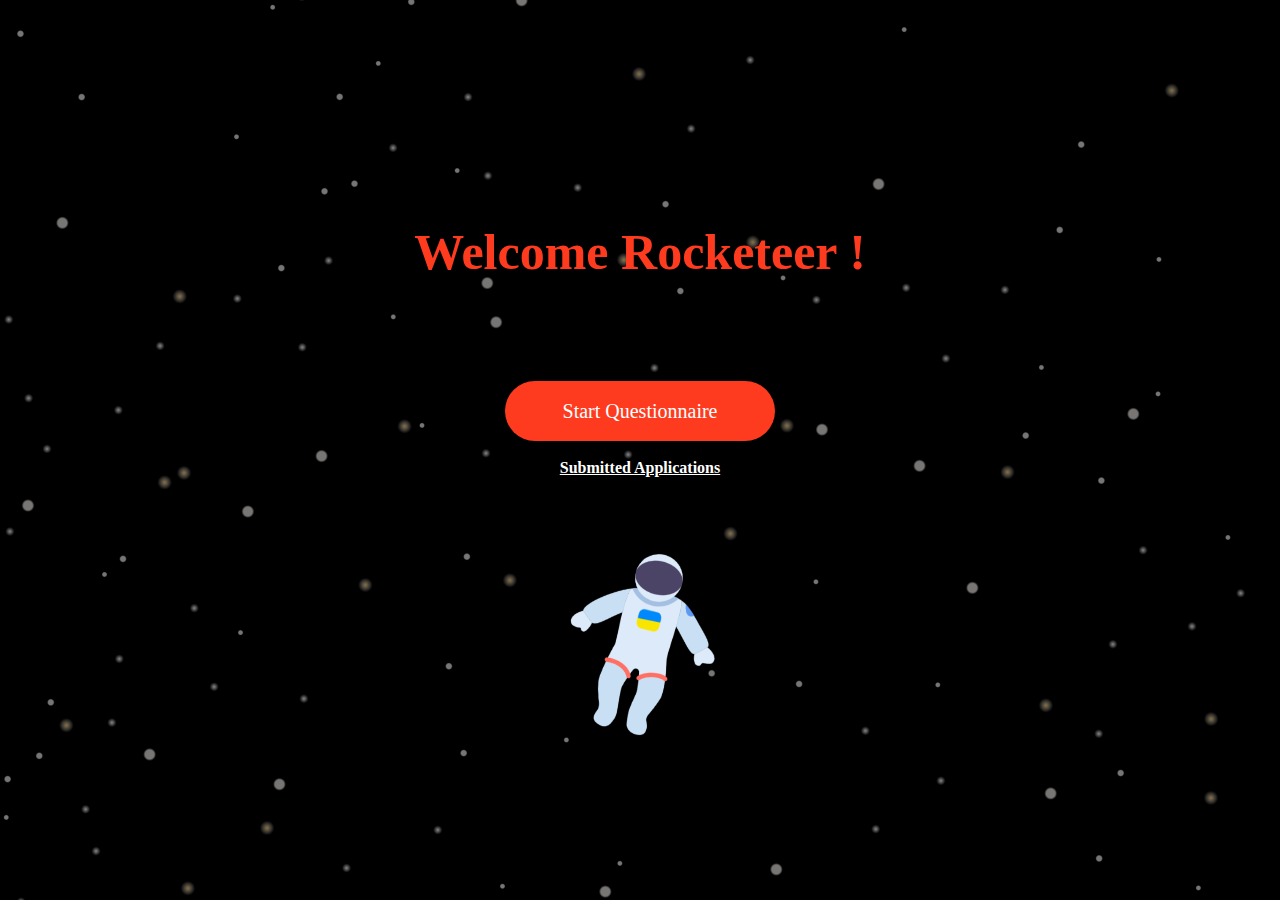
<file: index.html>
<!DOCTYPE html>
<html lang="en">
<head>
  <meta charset="UTF-8">
  <meta http-equiv="X-UA-Compatible" content="IE=edge">
  <meta name="viewport" content="width=device-width, initial-scale=1.0">
  <link rel="stylesheet" href="page1.css" />

  <title>Document</title>
</head>
<body>  
  <main class="main">
   <h1>Welcome Rocketeer !</h1>
  <button onclick="location.href='page2.html';"  type="button">Start Questionnaire</button>
  <br>
<h2>Submitted Applications</h2>
   <img src="./assets/rocketman.png" alt="rocketman pic" />

  </main>

</body>
</html>
</file>
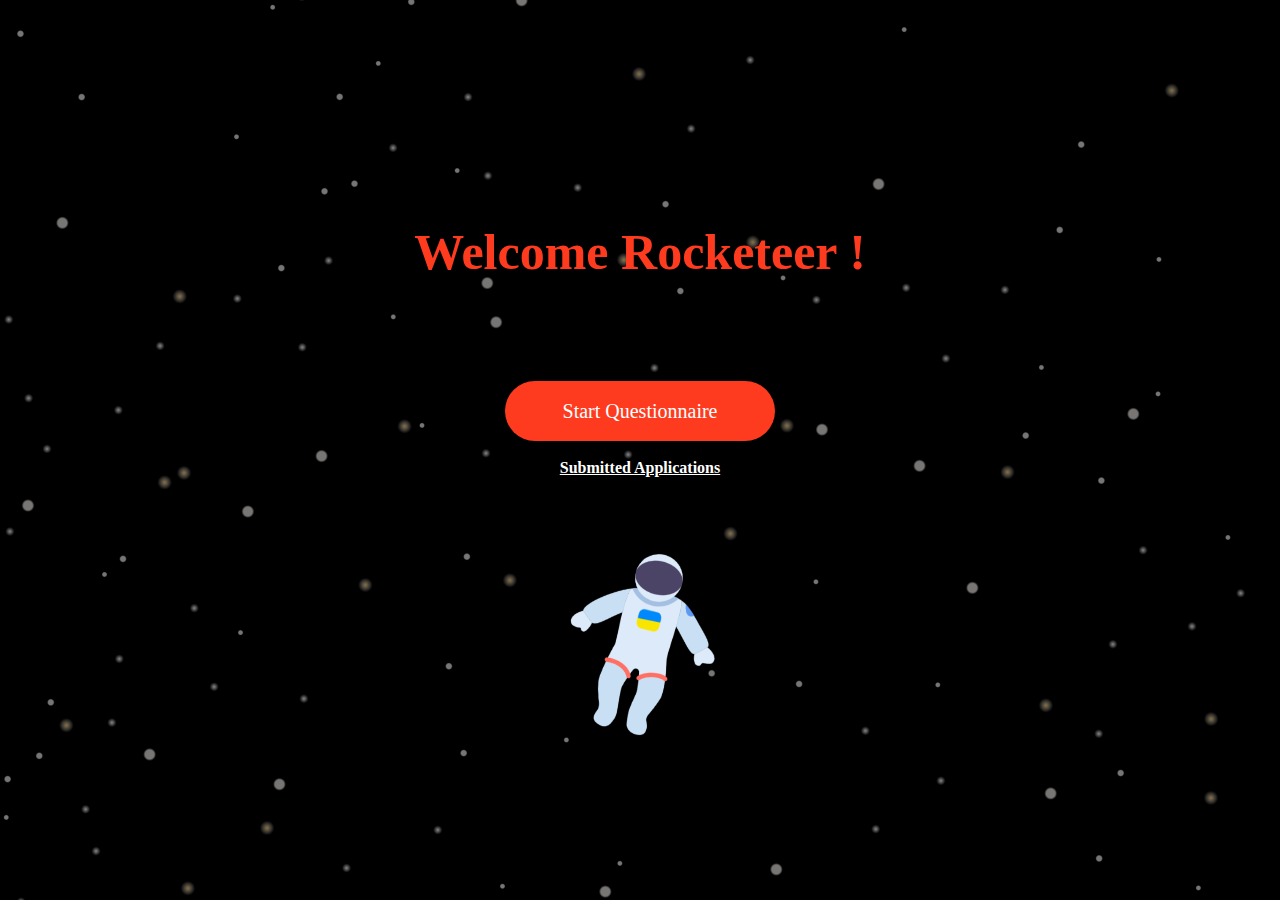
<file: page1.html>
<!DOCTYPE html>
<html lang="en">
<head>
  <meta charset="UTF-8">
  <meta http-equiv="X-UA-Compatible" content="IE=edge">
  <meta name="viewport" content="width=device-width, initial-scale=1.0">
  <link rel="stylesheet" href="page1.css" />

  <title>Document</title>
</head>
<body>  
  <main class="main">
   <h1>Welcome Rocketeer !</h1>
  <button onclick="location.href='page2.html';"  type="button">Start Questionnaire</button>
  <br>
<h2>Submitted Applications</h2>
   <img src="./assets/rocketman.png" alt="rocketman pic" />

  </main>

</body>
</html>
</file>
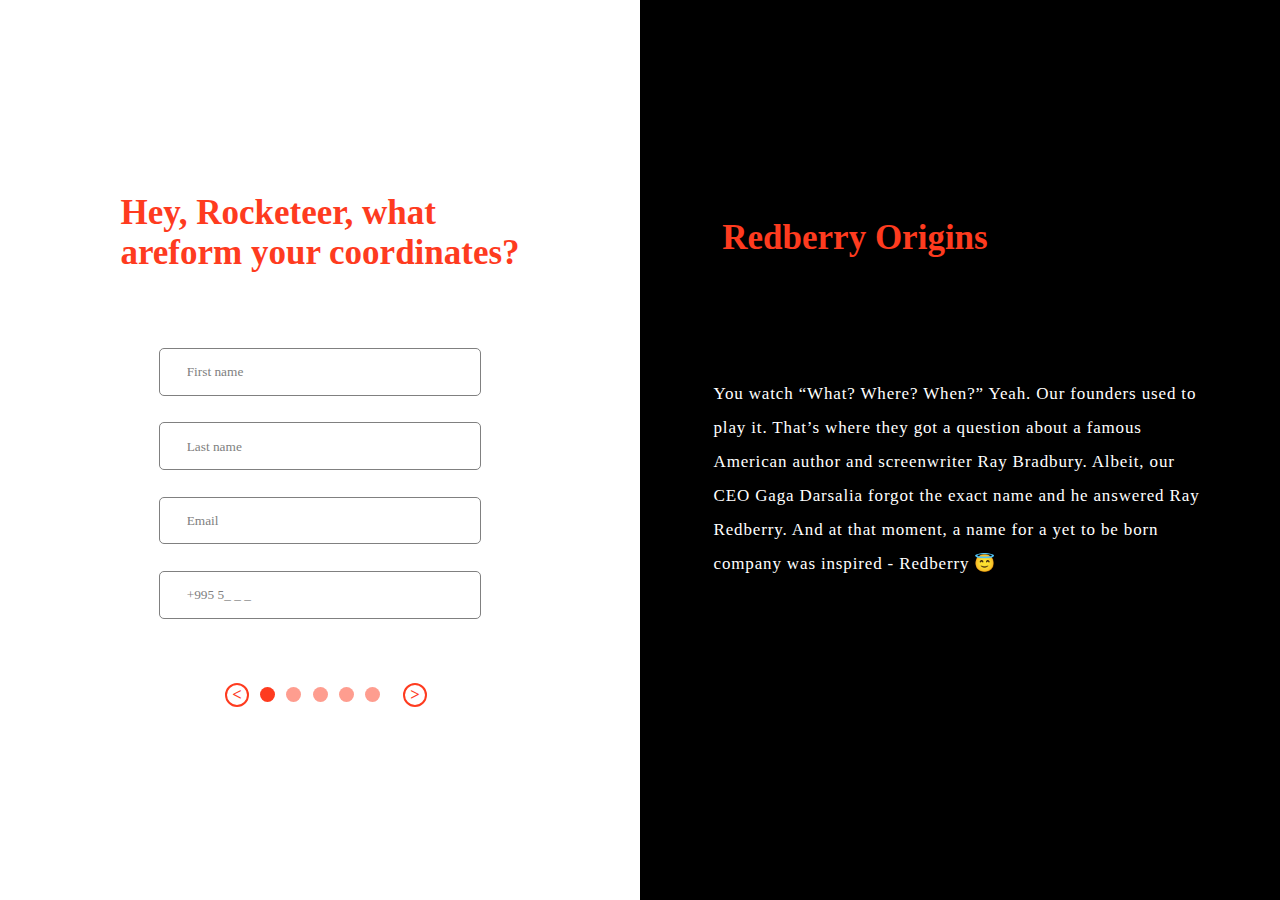
<file: page2.html>
<!DOCTYPE html>
<html lang="en">
  <head>
    <meta charset="UTF-8" />
    <meta http-equiv="X-UA-Compatible" content="IE=edge" />
    <meta name="viewport" content="width=device-width, initial-scale=1.0" />
    <link rel="stylesheet" href="page2.css" />
    <title>Document</title>
  </head>
  <body>
    <main class="main">
      <div class="col-1">
        <h1 class="col-1-h1">
          Hey, Rocketeer, what <br />
          areform your coordinates?
        </h1>

        <form class="form">
          <input
            class="form-input"
            type="text"
            name="text"
            id="text1"
            placeholder="First name"
            required
          />
          <input
            class="form-input"
            type="text"
            name="text"
            id="text2"
            placeholder="Last name"
            required
          />
          <input
            class="form-input"
            type="email"
            name="email"
            id="email"
            placeholder="Email"
            required
          />
          <input
            class="form-input"
            type="tel"
            name="tel"
            id="tel"
            placeholder="+995 5_ _ _"
            required
          />
        </form>

        <div class="dots_container">
          <div onclick="location.href='index.html';" class="dot-arrow">
            <small><</small>
          </div>
          <div class="dot active"></div>
          <div onclick="location.href='page3.html';"   class="dot "></div>
          <div onclick="location.href='page4.html';"   class="dot"></div>
          <div onclick="location.href='page5.html';"   class="dot"></div>
          <div onclick="location.href='page6.html';"   class="dot"></div>
          <div  onclick="location.href='page3.html';" class="dot-arrow">
            <small>></small>
          </div>
        </div>
      </div>

      <div class="col-2">
        <h2 class="col-2-h2">Redberry Origins</h2>
      <p class="col-2-p1">You watch “What? Where? When?” Yeah. Our founders used to play it. That’s where they got a question about a famous American author and screenwriter Ray Bradbury. Albeit, our CEO Gaga Darsalia forgot the exact name and he answered Ray Redberry. And at that moment, a name for a yet to be born company was inspired - Redberry 😇</p>
      
      </div>


    </main>

  </body>
  <script src="main.js"></script>

</html>
</file>
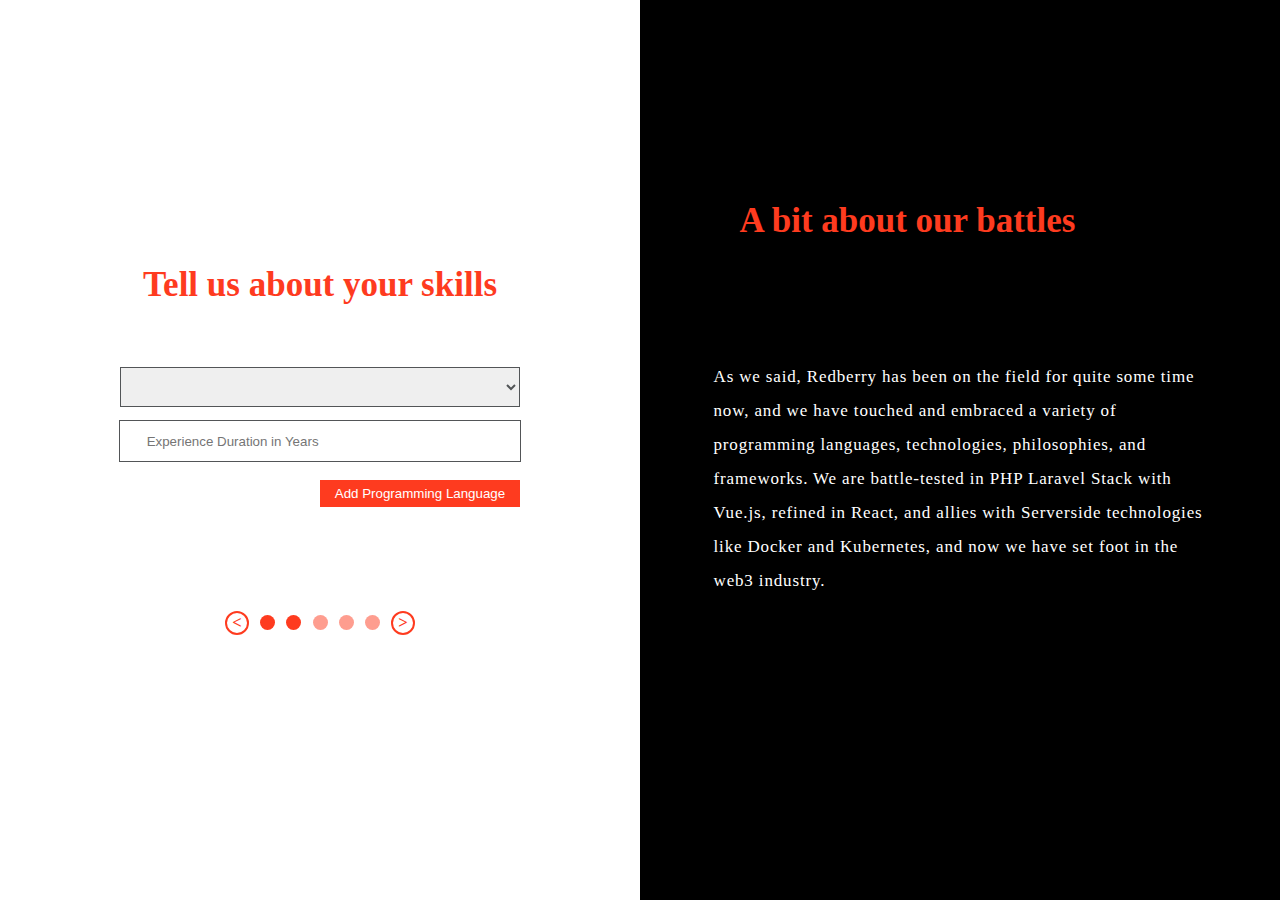
<file: page3.html>
<!DOCTYPE html>
<html lang="en">
  <head>
    <meta charset="UTF-8" />
    <meta http-equiv="X-UA-Compatible" content="IE=edge" />
    <meta name="viewport" content="width=device-width, initial-scale=1.0" />
    <link rel="stylesheet" href="page3.css" />
    <title>Document</title>
  </head>
  <body>
    <main class="main">
      <div class="col-1">
        <h1 class="col-1-h1">Tell us about your skills</h1>

        <form class="form" id="form">
          <select id="select"></select>
          <input
            class="experienceDuration"
            type="text"
            placeholder="Experience Duration in Years"
            required
            id="experienceDuration"
          />
          <br />

          <input
            class="submit"
            type="submit"
            value="Add Programming Language"
          />
        </form>

        <div id="newTextarea" >
        </div>

        <div class="dots_container">
          <div onclick="location.href='page2.html';" class="dot-arrow">
            <small><</small>
          </div>
          <div onclick="location.href='page2.html';"  class="dot active"></div>
          <div  class="dot active"></div>
          <div onclick="location.href='page4.html';" class="dot"></div>
          <div onclick="location.href='page5.html';" class="dot"></div>
          <div onclick="location.href='page6.html';" class="dot"></div>
          <div onclick="location.href='page4.html';" class="dot-arrow">
            <small>></small>
          </div>
        </div>
      </div>

      <div class="col-2">
        <h2 class="col-2-h2">A bit about our battles</h2>
        <p class="col-2-p1">
          As we said, Redberry has been on the field for quite some time now,
          and we have touched and embraced a variety of programming languages,
          technologies, philosophies, and frameworks. We are battle-tested in
          PHP Laravel Stack with Vue.js, refined in React, and allies with
          Serverside technologies like Docker and Kubernetes, and now we have
          set foot in the web3 industry.
        </p>
      </div>
    </main>

    <script src="page3-1.js"></script>
  </body>
</html>
</file>
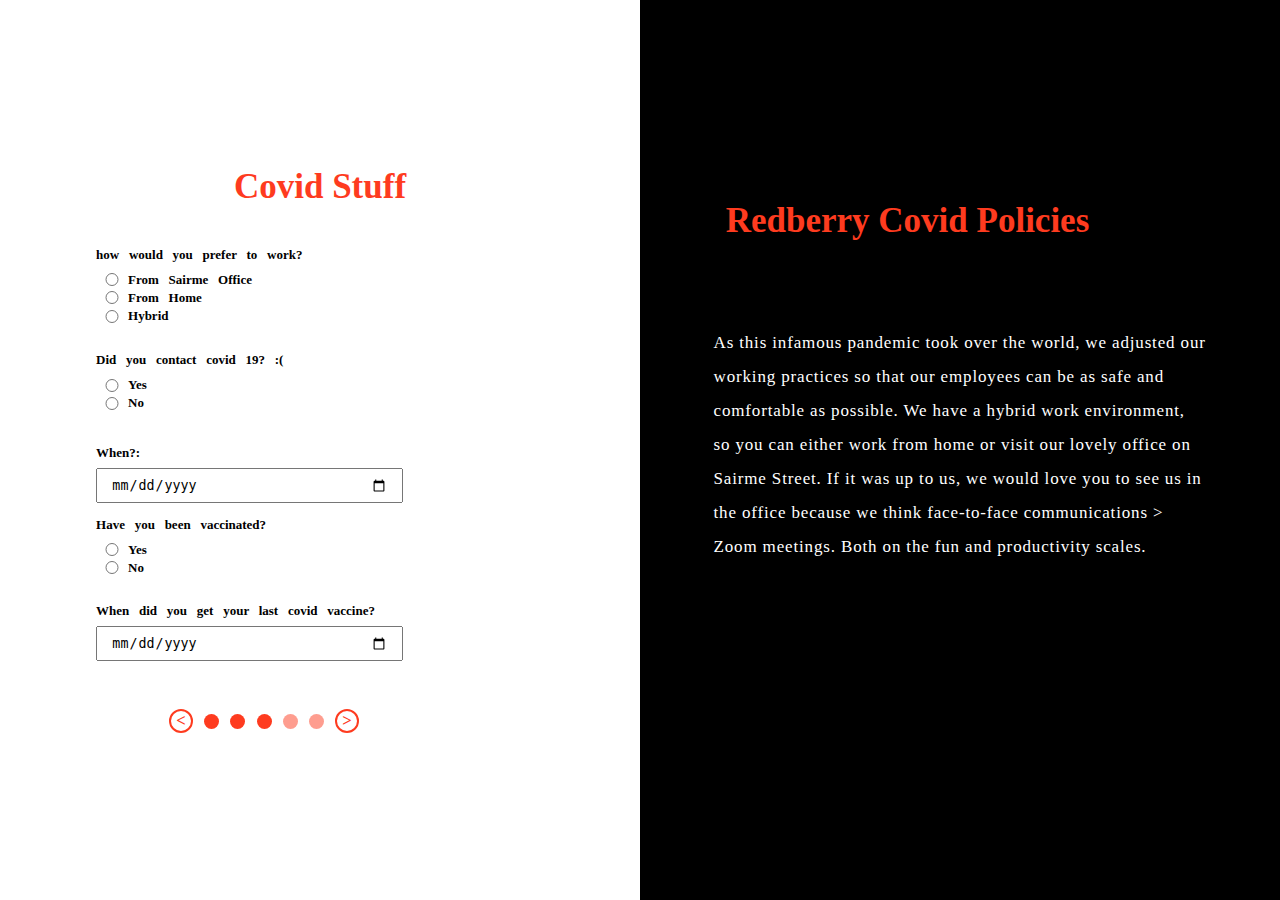
<file: page4.html>
<!DOCTYPE html>
<html lang="en">
  <head>
    <meta charset="UTF-8" />
    <meta http-equiv="X-UA-Compatible" content="IE=edge" />
    <meta name="viewport" content="width=device-width, initial-scale=1.0" />
    <link rel="stylesheet" href="page4.css" />
    <title>Document</title>
  </head>
  <body>
    <main class="main">
      <div class="col-1">
        <h1 class="col-1-h1">Covid Stuff</h1>

        <form class="form">
          <div>
            <p class="work">how would you prefer to work?</p>
            <input type="radio" id="office" name="prefer-work" />
            <label for="office">From Sairme Office</label>
            <input type="radio" id="home" name="prefer-work" />
            <label for="home">From Home</label>
            <input type="radio" id="Hybrid" name="prefer-work" />
            <label for="Hybrid">Hybrid</label>
          </div>

          <div>
            <p class="covid">Did you contact covid 19? :(</p>
            <input type="radio" name="prefer-work-how" id="yes" />
            <label for="yes">Yes</label>
            <input type="radio" name="prefer-work-how" id="no" />
            <label for="no">No</label><br />
          </div>

          <div>
            <label for="date">When?:</label>
            <input type="date" id="date" name="date" />
          </div>

          <div>
            <p class="vaccinated">Have you been vaccinated?</p>
            <input type="radio" name="prefer-work-how" id="yes" />
            <label for="yes">Yes</label>
            <input type="radio" name="prefer-work-how" id="no" />
            <label for="no">No</label><br />
          </div>

          <div>
            <label for="date">When did you get your last covid vaccine?</label>
            <input type="date" id="date" name="date" />
          </div>

        </form>

        <div class="dots_container">
          <div onclick="location.href='page3.html';" class="dot-arrow">
            <small><</small>
          </div>
          <div onclick="location.href='page2.html';" class="dot active"></div>
          <div onclick="location.href='page3.html';" class="dot active"></div>
          <div class="dot active"></div>
          <div onclick="location.href='page5.html';" class="dot"></div>
          <div onclick="location.href='page6.html';" class="dot"></div>
          <div onclick="location.href='page5.html';" class="dot-arrow">
            <small>></small>
          </div>
        </div>
      </div>

      <div class="col-2">
        <h2 class="col-2-h2">Redberry Covid Policies</h2>
        <p class="col-2-p1">
          As this infamous pandemic took over the world, we adjusted our working
          practices so that our employees can be as safe and comfortable as
          possible. We have a hybrid work environment, so you can either work
          from home or visit our lovely office on Sairme Street. If it was up to
          us, we would love you to see us in the office because we think
          face-to-face communications > Zoom meetings. Both on the fun and
          productivity scales.
        </p>
      </div>
    </main>
  </body>
</html>
</file>
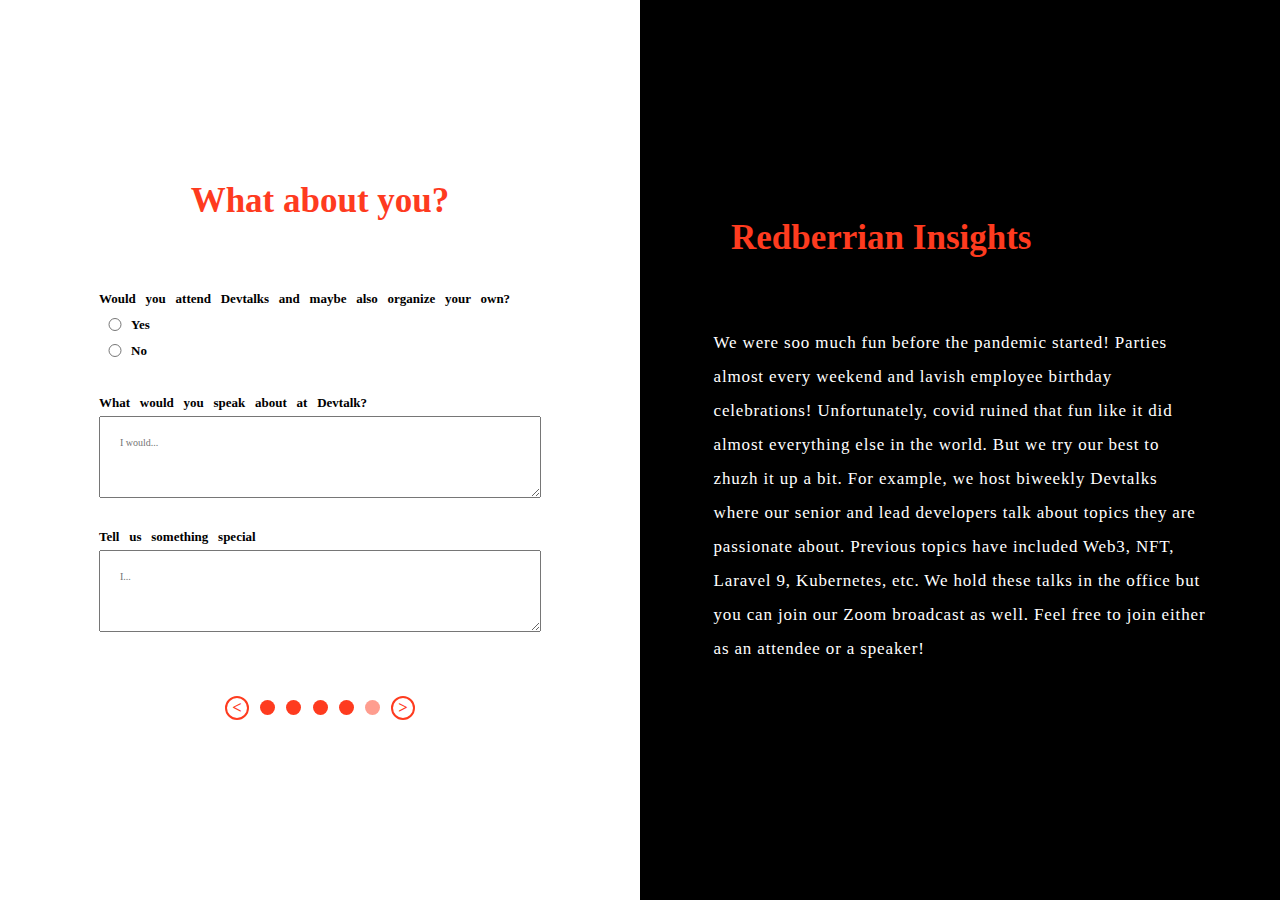
<file: page5.html>
<!DOCTYPE html>
<html lang="en">
  <head>
    <meta charset="UTF-8" />
    <meta http-equiv="X-UA-Compatible" content="IE=edge" />
    <meta name="viewport" content="width=device-width, initial-scale=1.0" />
    <link rel="stylesheet" href="page5.css" />
    <title>Document</title>
  </head>
  <body>
    <main class="main">
      <div class="col-1">
        <h1 class="col-1-h1">What about you?</h1>

        <form class="form">
          

          <div>
            <p class="organize">Would you attend Devtalks and maybe also organize your own?</p>
            <input type="radio" name="prefer-work-how" id="yes" />
            <label for="yes">Yes</label>
            <input type="radio" name="prefer-work-how" id="no" />
            <label for="no">No</label><br />
          </div>
            
         
            <label class="first" for="speak">What would you speak about at Devtalk?</label>
            <textarea id="speak" name="speak"  placeholder="I would..." required ></textarea>

            <label class="second" for="tell">Tell us something special</label>
            <textarea id="tell" name="tell"  placeholder="I..." required></textarea>
         

          
            
        </form>

        <div class="dots_container">
          <div onclick="location.href='page4.html';" class="dot-arrow">
            <small><</small>
          </div>
          <div onclick="location.href='page2.html';" class="dot active"></div>
          <div onclick="location.href='page3.html';" class="dot active"></div>
          <div onclick="location.href='page4.html';" class="dot active"></div>
          <div class="dot active"></div>
          <div onclick="location.href='page6.html';" class="dot"></div>
          <div onclick="location.href='page6.html';" class="dot-arrow">
            <small>></small>
          </div>
        </div>
      </div>

      <div class="col-2">
        <h2 class="col-2-h2">Redberrian Insights</h2>
        <p class="col-2-p1">
          We were soo much fun before the pandemic started! Parties almost every weekend and lavish employee birthday celebrations! Unfortunately, covid ruined that fun like it did almost everything else in the world. But we try our best to zhuzh it up a bit. For example, we host biweekly Devtalks where our senior and lead developers talk about topics they are passionate about. Previous topics have included Web3, NFT, Laravel 9, Kubernetes, etc. We hold these talks in the office but you can join our Zoom broadcast as well. Feel free to join either as an attendee or a speaker!
        </p>
      </div>
    </main>
  </body>
</html>
</file>
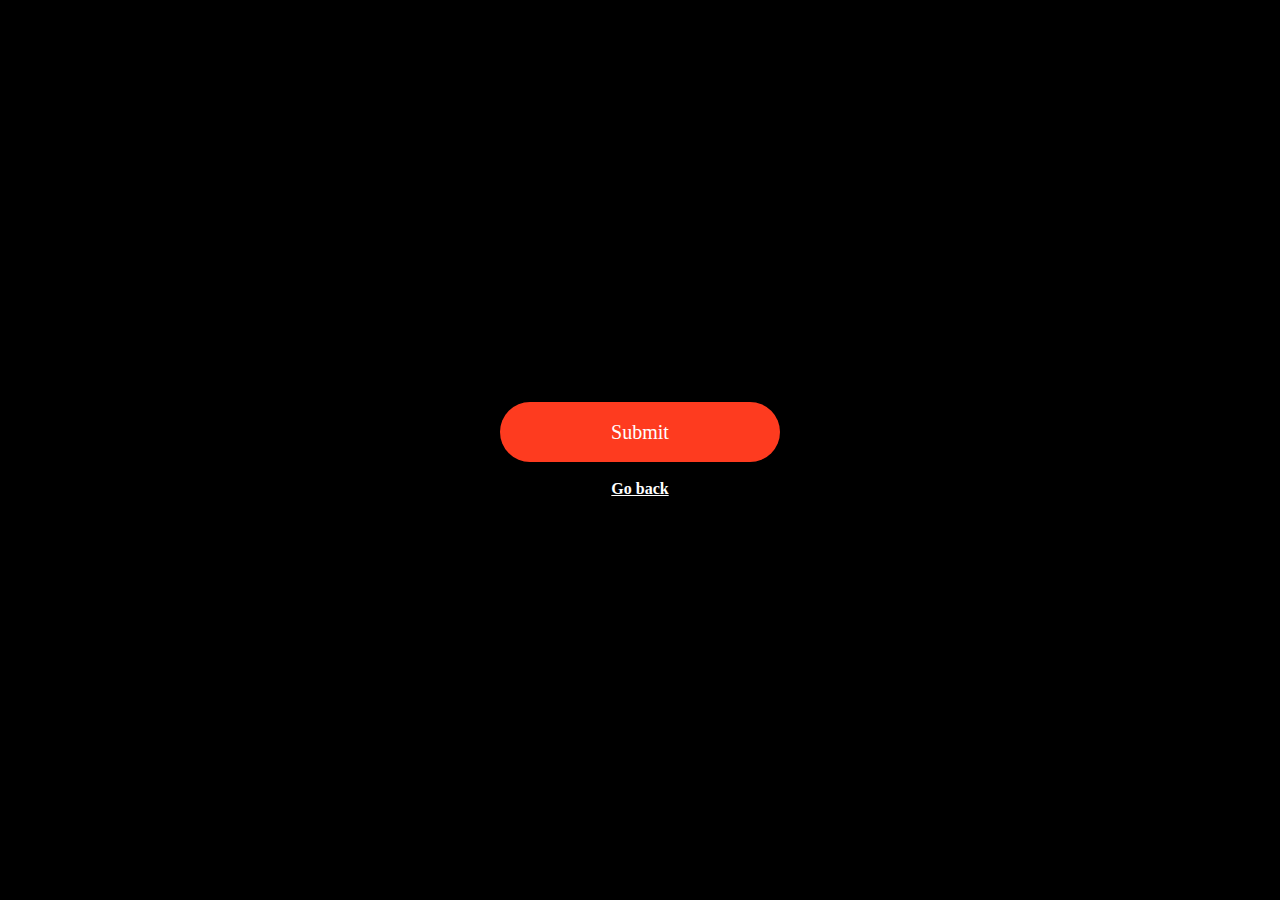
<file: page6.html>
<!DOCTYPE html>
<html lang="en">
<head>
  <meta charset="UTF-8">
  <meta http-equiv="X-UA-Compatible" content="IE=edge">
  <meta name="viewport" content="width=device-width, initial-scale=1.0">
  <link rel="stylesheet" href="page6.css" />

  <title>Document</title>
</head>
<body>  
  <main class="main">
  
  <button onclick="location.href='page7.html';" type="submit">Submit</button>
  <br>
<h2 onclick="location.href='page5.html';">Go back</h2>
  </main>

</body>
</html>
</file>
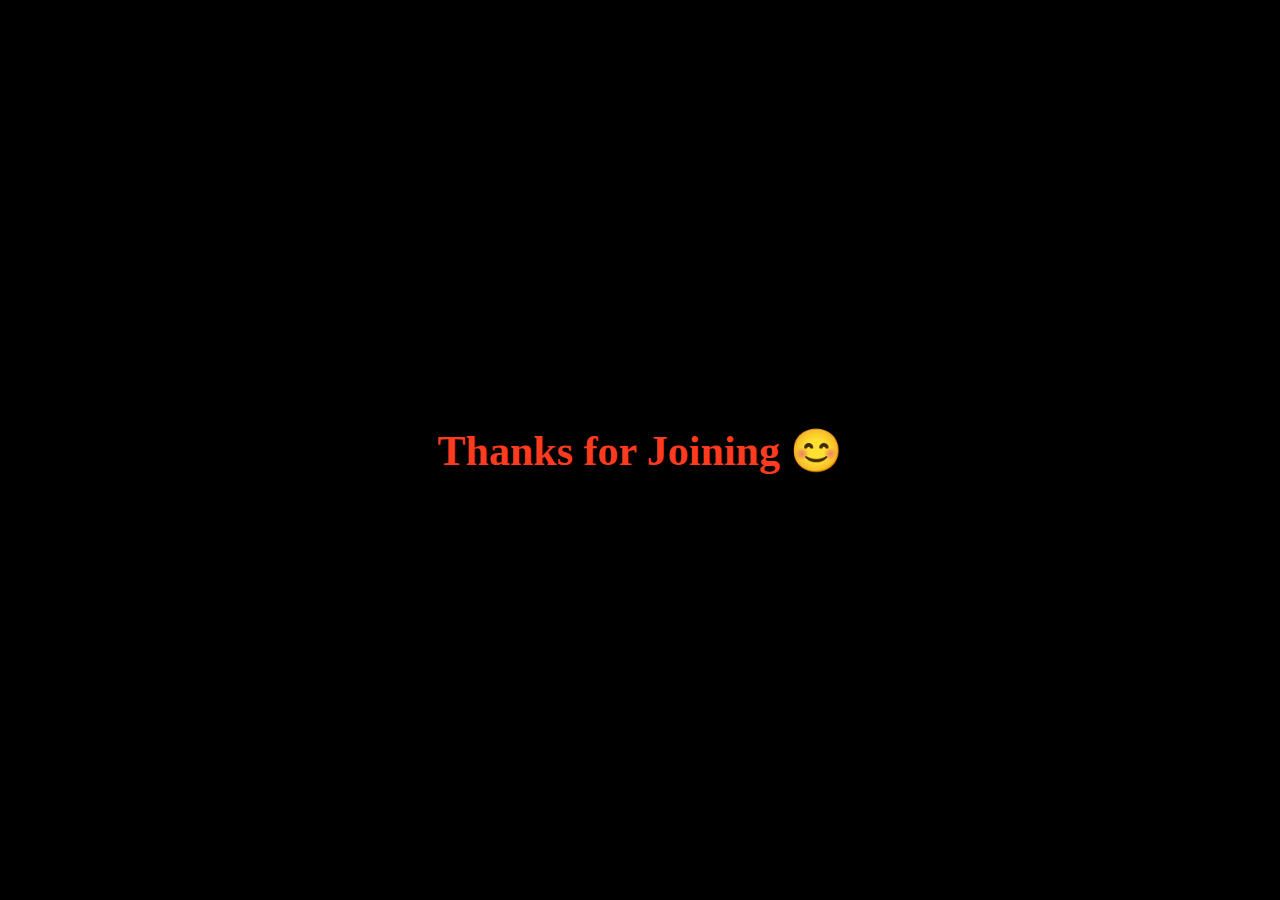
<file: page7.html>
<!DOCTYPE html>
<html lang="en">
<head>
  <meta charset="UTF-8">
  <meta http-equiv="X-UA-Compatible" content="IE=edge">
  <meta name="viewport" content="width=device-width, initial-scale=1.0">
  <link rel="stylesheet" href="page7.css" />

  <title>Document</title>
</head>
<body>  
  <main class="main">
  
<h1>Thanks for Joining 😊</h1>
  </main>
  <script>
    setTimeout(function(){
            window.location.href = 'page1.html';
         }, 3000);
  </script>

</body>
</html>
</file>
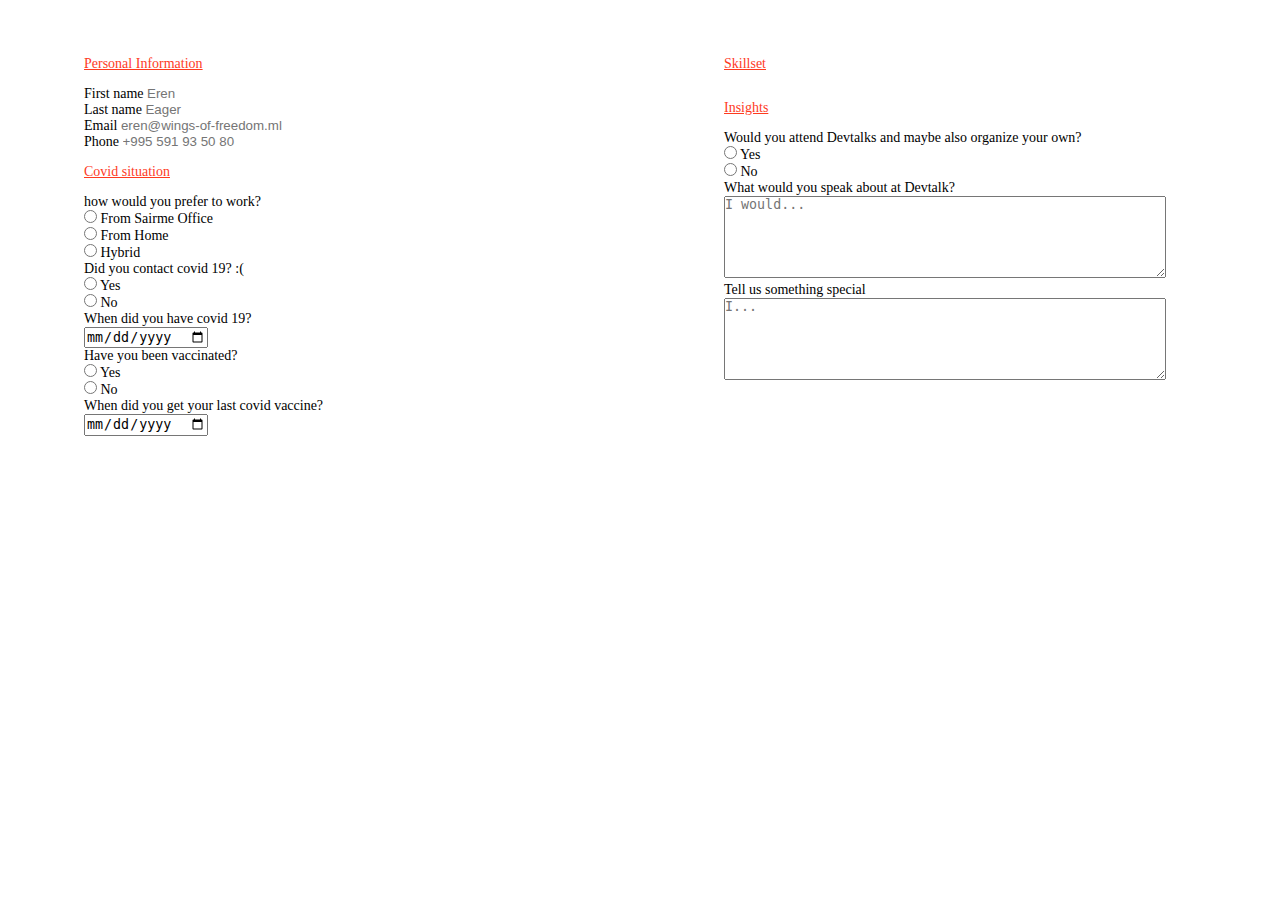
<file: page8.html>
<!DOCTYPE html>
<html lang="en">
<head>
  <meta charset="UTF-8">
  <meta http-equiv="X-UA-Compatible" content="IE=edge">
  <meta name="viewport" content="width=device-width, initial-scale=1.0">
  <link rel="stylesheet" href="page8.css" />

  <title>Document</title>
</head>
<body>

<main class="main">    
<form class="form">
<div class="col-1">
  <div class="perInfo">
    <div>
  <p class="heading personalInformation">Personal Information</p>
  <label>First name</label>
  <input style="border:none" type="text"
  name="name"  placeholder="Eren"></textarea>
</div>

<div>
  <label >Last name</label>
  <input style="border:none" type="text" name="surname"  placeholder="Eager" ></textarea>
  </div>

  <div>
  <label >Email</label>
  <input style="border:none" type="text" name="email" placeholder="eren@wings-of-freedom.ml"></textarea>
  </div>

  <div>
  <label >Phone</label>
  <input style="border:none" type="text" name="phone" placeholder="+995 591 93 50 80"></textarea>
  </div>  
</div>


    <div>
      <p class="heading covidSituation">Covid situation</p>
      <p class="work">how would you prefer to work?</p>
      <div>
      <input type="radio"  name="prefer-work" />
      <label>From Sairme Office</label>
      </div>

      <div>
      <input type="radio" name="prefer-work" />
      <label >From Home</label>
      </div>

      <div>
      <input type="radio"  name="prefer-work" />
      <label>Hybrid</label>
      </div>
   

    
      <div>
      <p>Did you contact covid 19? :(</p>
      <input type="radio" name="prefer-work-how"/>
      <label>Yes</label>
      </div>

      <div>
      <input type="radio" name="prefer-work-how"/>
      <label>No</label>
      </div>
    

    <div>
      <label>When did you have covid 19?</label>
      <div>
      <input type="date"  name="date" />
      </div>
    </div>

  
      <p>Have you been vaccinated?</p>

      <div>
      <input type="radio" name="prefer-work-how"  />
      <label>Yes</label>
      </div>

      <div>
      <input type="radio" name="prefer-work-how"  />
      <label>No</label><br />
      </div>
    

    <div>
      <label>When did you get your last covid vaccine?</label>
      <div>
      <input type="date" name="date" />
      </div>
    </div>
  </div>
  </div>

    <div class="col-2">
    <div>
      <p class="heading skillset">Skillset</p>
    </div>
    
  
    <div>
    <p class="heading insights">Insights</p>
  </div>
    <div class="attend">
      <p class="organize">Would you attend Devtalks and maybe also organize your own?</p>
      <div>
      <input type="radio" name="prefer-work-how"/>
      <label>Yes</label>
      </div>

      <div>
      <input type="radio" name="prefer-work-how"/>
      <label>No</label><br />
      </div>
   
    </div>
     
    <div class="speak">
      <label class="first">What would you speak about at Devtalk?</label>
      <div class="textarea-1">
      <textarea name="speak"  placeholder="I would..." ></textarea>
      </div>
    </div>

    <div class="somethingSpecial">
      <label class="second">Tell us something special</label>
      <div class="textarea-2">
      <textarea name="tell"  placeholder="I..." ></textarea>
      </div>
    </div>

  </div>
  </form>




</main>
  
</body>
</html>
</file>
<file: page1.css>
*,
*::after,
*::before {
  margin: 0;
  padding: 0;
}
.main {
  height: 100vh;
  width: 100vw;
  background-image: url('assets/stars.png');
  background-color: black;
  object-fit: contain;
  background-repeat: no-repeat;
  background-position: center;
  display: flex;
  flex-direction: column;
  align-items: center;
  justify-content: center;
}
  .main img {
  position: flex;
  height: 300px;
  width: 400px;
  object-fit: contain;
  padding-left: center;
  transform: rotate(3deg);
}
.main h1 {
  font-family: Rowdies;
  position: flex;
  object-fit: contain;
  object-position: center;
  font-size: 50px;
  color: rgba(254, 59, 31, 1);
  font-weight: bold;
  padding-top: 2em;
}
.main button{
font-family: Montserrat extralight;
font-size: 20px;
line-height: 29px;
background-color: rgba(254, 59, 31, 1);
width: 270px;
height: 60px;
border-radius: 50px;
border-style: none;
color: white;
cursor: pointer;
margin-top: 5em;
padding: .7em 0;
justify-content: center;
align-items: center;

}
main h2{
font-family: Montserrat extralight;
color: white;
font-size:16px;
text-decoration: underline;
}
</file>
<file: page2.css>
*,
*::after,
*::before {
  margin: 0;
  padding: 0;
}


.main {
  display: flex;
  height: 100vh;
}

.col-1,
.col-2 {
  flex: 1;

  display: flex;
  justify-content: center;
  align-items: center;
  flex-direction: column;
}

.col-1 {
  background-color: white;
}

.col-1 h1 {
  font-size: 35px;
  font-weight: bold;
  font-family: Rowdies; 
  color: rgba(254, 59, 31, 1);


}

.form {
  margin-top: 3em;
  display: flex;
  flex-direction: column;
  justify-content: center;
  align-items: center;
  
}

.form input {
  padding: 1.15em 2em;
  min-width: 20em;
  border-radius: 5px;
  border: 1px solid grey;
  margin-top: 2em;

  
}

.form input::placeholder {
  color: grey;
  font-family: Montserrat extralight;
}

.dots_container {
  margin-top: 4em;
  display: flex;
  gap: .7em;
  justify-content: center;
  align-items: center;
}

.dots_container .dot {
  height: 15px;
  width: 15px;
  border-radius: 50%;
  background-color: rgba(254, 59, 31, 1);
  opacity: 50%;
  cursor: pointer;
  

}

.dots_container .dot.active {
  opacity: 100%;
}

.dots_container .dot-arrow {
  color: rgba(254, 59, 31, 1);
  border: 2px solid rgba(254, 59, 31, 1);
  border-radius: 50%;

  height: 20px;
  width: 20px;

  display: flex;
  justify-content: center;
  align-items: center;

  font-size: 20px;
  font-weight: bold;
  margin-left: .6em;

  cursor: pointer;
}

.col-2 {
  background-color: black;
}

.col-2 h2 {
  font-size: 35px;
  font-weight: bold;
  font-family: Rowdies;
  color: rgba(254, 59, 31, 1);
  padding-right: 6em;

}
.col-2 p{
  
  color:white;
  font-size: 17px;
  font-family: Montserrat extralight;
  max-width: 29em;
  line-height: 200%;
  letter-spacing: 0.05em;
  padding-top: 7em;
  margin-bottom: 6em;





}
</file>
<file: page3.css>
*,
*::after,
*::before {
  margin: 0;
  padding: 0;
}


.main {
  display: flex;
  height: 100vh;
}

.col-1,
.col-2 {
  flex: 1;

  display: flex;
  justify-content: center;
  align-items: center;
  flex-direction: column;
}

.col-1 {
  background-color: white;
}

.col-1 h1 {
  font-size: 35px;
  font-weight: bold;
  font-family: Rowdies; 
  color: rgba(254, 59, 31, 1);


}

.form {
  margin-top: 3em;
  display: flex;
  flex-direction: column;
  justify-content: center;
  align-items: center;
  
}
.form #select {
  margin-top: 1em;
  width:30em;
  height:3em;
  border: 1px solid rgba(82, 85, 87, 1);
  padding-left: 2em;
  color:rgba(82, 85, 87, 1);

  
  
}
.form .experienceDuration{
  margin-top: 1em;
  width: 28em;
  height:3em;
  border: 1px solid rgba(82, 85, 87, 1);
  padding-left: 2em;
}
.form .input{
  width: 28em;
  height:3em;
  border: 1px solid rgba(82, 85, 87, 1);
  padding-left: 2em;
  margin-bottom: 10em;
}

.form .submit{
width:15em;
height:2em;
background-color:rgba(254, 59, 31, 1);
color:white;
border: none;
margin-left: 15em;
margin-bottom: 3em;
}



.dots_container {
  margin-top: 4em;
  display: flex;
  gap: .7em;
  justify-content: center;
  align-items: center;
}

.dots_container .dot {
  height: 15px;
  width: 15px;
  border-radius: 50%;
  background-color: rgba(254, 59, 31, 1);
  opacity: 50%;
  cursor: pointer;
  
}

.dots_container .dot.active {
  opacity: 100%;
}

.dots_container .dot-arrow {
  color: rgba(254, 59, 31, 1);
  border: 2px solid rgba(254, 59, 31, 1);
  border-radius: 50%;

  height: 20px;
  width: 20px;

  display: flex;
  justify-content: center;
  align-items: center;

  font-size: 20px;
  font-weight: bold;

  cursor: pointer;
  
}

.col-2 {
  background-color: black;
}

.col-2 h2 {
  font-size: 35px;
  font-weight: bold;
  font-family: Rowdies;
  color: rgba(254, 59, 31, 1);
  padding-right: 3em;
  

}
.col-2 p{
  
  color:white;
  font-size: 17px;
  font-family: Montserrat extralight;
  max-width: 29em;
  line-height: 200%;
  letter-spacing: 0.05em;
  padding-top: 7em;
  margin-bottom: 6em;
}
</file>
<file: page4.css>
*,
*::after,
*::before {
  margin: 0;
  padding: 0;
}

.main {
  display: flex;
  height: 100vh;
}

.col-1,
.col-2 {
  flex: 1;

  display: flex;
  justify-content: center;
  align-items: center;
  flex-direction: column;
}

.col-1 {
  background-color: white;
}

.col-1 h1 {
  font-size: 35px;
  font-weight: bold;
  font-family: Rowdies;
  color: rgba(254, 59, 31, 1);
}

.form {
  margin-top: 3em;
  display: flex;
  flex-direction: column;
  justify-content: center;
  align-items: flex-start;
  margin-right: 13em;
  

  font-size: 13px;
  font-family: Montserrat extralight;
  font-weight: bold;
  
  word-spacing: .5em;
  line-height: 140%;


}

.form div:first-child {
  display: grid;
  grid-template-columns: 2rem 1fr;
  align-items: center;
  
}

.form div:first-child p {
  grid-column: 1 / -1;
  margin-bottom: 0.5em;
}

.form div:nth-child(2) {
  margin-top: 2em;

  display: grid;
  grid-template-columns: 2rem 1fr;
  align-items: center;
  
}

.form div:nth-child(2) p {
  grid-column: 1 / -1;
  margin-bottom: 0.5em;
}

.form div:nth-child(3) {
  display: flex;
  flex-direction: column;
  row-gap: 0.5em;
  width: 110%;
  margin-top: 1em;
}

.form div:nth-child(3) input {
  padding: 0.5em 1em;
}
.form div:nth-child(4) {
  margin-top: 1em;

  display: grid;
  grid-template-columns: 2rem 1fr;
  align-items: center;
}
.form div:nth-child(4) p {
  grid-column: 1 / -1;
  margin-bottom: 0.5em;
}
.form div:nth-child(5) {
  display: flex;
  flex-direction: column;
  row-gap: 0.5em;
  width: 110%;
  margin-top: .5em;
}

.form div:nth-child(5) input {
  padding: 0.5em 1em;
}

.dots_container {
  margin-top: 3em;
  margin-right: 7em;
  display: flex;
  gap: .7em;
  justify-content: center;
  align-items: center;
}

.dots_container .dot {
  height: 15px;
  width: 15px;
  border-radius: 50%;
  background-color: rgba(254, 59, 31, 1);
  opacity: 50%;
  cursor: pointer;
}
.dots_container .dot {
  height: 15px;
  width: 15px;
  border-radius: 50%;
  background-color: rgba(254, 59, 31, 1);
  opacity: 50%;
  cursor: pointer;
}

.dots_container .dot.active {
  opacity: 100%;
}

.dots_container .dot-arrow {
  color: rgba(254, 59, 31, 1);
  border: 2px solid rgba(254, 59, 31, 1);
  border-radius: 50%;

  height: 20px;
  width: 20px;

  display: flex;
  justify-content: center;
  align-items: center;

  font-size: 20px;
  font-weight: bold;

  cursor: pointer;
}

.col-2 {
  background-color: black;
}

.col-2 h2 {
  font-size: 35px;
  font-weight: bold;
  font-family: Rowdies;
  color: rgba(254, 59, 31, 1);
  padding-right: 3em;
  margin-top: 1em;

}
.col-2 p {
  color: white;
  font-size: 17px;
  font-family: Montserrat extralight;
  max-width: 29em;
  line-height: 200%;
  letter-spacing: 0.05em;
  margin-bottom: 10em;
  padding-top: 5em;
}
</file>
<file: page5.css>
*,
*::after,
*::before {
  margin: 0;
  padding: 0;
}

.main {
  display: flex;
  height: 100vh;
}

.col-1,
.col-2 {
  flex: 1;

  display: flex;
  justify-content: center;
  align-items: center;
  flex-direction: column;
}

.col-1 {
  background-color: white;
}

.col-1 h1 {
  font-size: 35px;
  font-weight: bold;
  font-family: Rowdies;
  color: rgba(254, 59, 31, 1);
}

.form {
  margin-top: 2em;
  display: flex;
  flex-direction: column;
  justify-content: center;
  align-items: flex-start;
  font-size: 13px;
  font-family: Montserrat extralight;
  font-weight: bold;
  word-spacing: .5em;
  line-height: 200%;
}

.form div:first-child {
  display: grid;
  grid-template-columns: 2rem 1fr;
  align-items: center;
}

.form div:first-child p {
  grid-column: 1 / -1;
  margin-top: 3em;
}
.form textarea {
  width: 33em;
  height:6em;
  
}
.form .second{
  margin-top: 2em;
}



.form textarea::placeholder {
  font-family: Montserrat medium;
  padding: 2em 0em 0em 2em;
  font-size: 10px;
}


.dots_container {
  margin-top: 4em;
  display: flex;
  gap: .7em;
  justify-content: center;
  align-items: center;
}

.dots_container .dot {
  height: 15px;
  width: 15px;
  border-radius: 50%;
  background-color: rgba(254, 59, 31, 1);
  opacity: 50%;
  cursor: pointer;
}

.dots_container .dot.active {
  opacity: 100%;
}

.dots_container .dot-arrow {
  color: rgba(254, 59, 31, 1);
  border: 2px solid rgba(254, 59, 31, 1);
  border-radius: 50%;

  height: 20px;
  width: 20px;

  display: flex;
  justify-content: center;
  align-items: center;

  font-size: 20px;
  font-weight: bold;

  cursor: pointer;
}

.col-2 {
  background-color: black;
}

.col-2 h2 {
  font-size: 35px;
  font-weight: bold;
  font-family: Rowdies;
  color: rgba(254, 59, 31, 1);
  padding-right: 4.5em;

}
.col-2 p {
  color: white;
  font-size: 17px;
  font-family: Montserrat extralight;
  max-width: 29em;
  line-height: 200%;
  letter-spacing: 0.05em;
  margin-bottom: 1em;
  margin-top: 4em;
  
  
}
</file>
<file: page6.css>
*,
*::after,
*::before {
  margin: 0;
  padding: 0;
}
.main {
  height: 100vh;
  width: 100vw;
  background-color: black;
  object-fit: contain;
  background-repeat: no-repeat;
  background-position: center;
  display: flex;
  flex-direction: column;
  align-items: center;
  justify-content: center;
}

.main button{
font-family: Montserrat extralight;
font-size: 20px;
line-height: 29px;
background-color: rgba(254, 59, 31, 1);
width: 280px;
height: 60px;
border-radius: 50px;
border-style: none;
color: white;
top: 160px;
cursor: pointer;
}
main h2{
font-family: Montserrat extralight;
color: white;
font-size:16px;
text-decoration: underline;
cursor: pointer;



}
</file>
<file: page7.css>
*,
*::after,
*::before {
  margin: 0;
  padding: 0;
}
.main {
  height: 100vh;
  width: 100vw;
  background-color: black;
  object-fit: contain;
  background-repeat: no-repeat;
  background-position: center;
  display: flex;
  flex-direction: column;
  align-items: center;
  justify-content: center;
}
main h1{
font-family: Rowdies;
color:  rgba(254, 59, 31, 1);;
font-size:42px;
border-radius: 50px;


}
</file>
<file: page8.css>
*,
*::after,
*::before {
  margin: 0;
  padding: 0;
}


.form {
  margin-top: 3em;
  display: flex;
  flex-direction: row;
  font-size: 14px;
  font-family: Montserrat extralight;
}

.form .heading{
  color: rgba(254, 59, 31, 1);
  text-decoration: underline;

}

.form .personalInformation,
.covidSituation,
.skillset,
.insights{
  margin-top: 1em;
}

.form .heading{
  margin-bottom: 1em;
}

.form textarea{
  width: 33em;
  height:6em;
}


.col-1,
.col-2 {
  flex:1;

  display: flex;
  flex-direction: column;
  margin-left: 6em;
}
</file>
